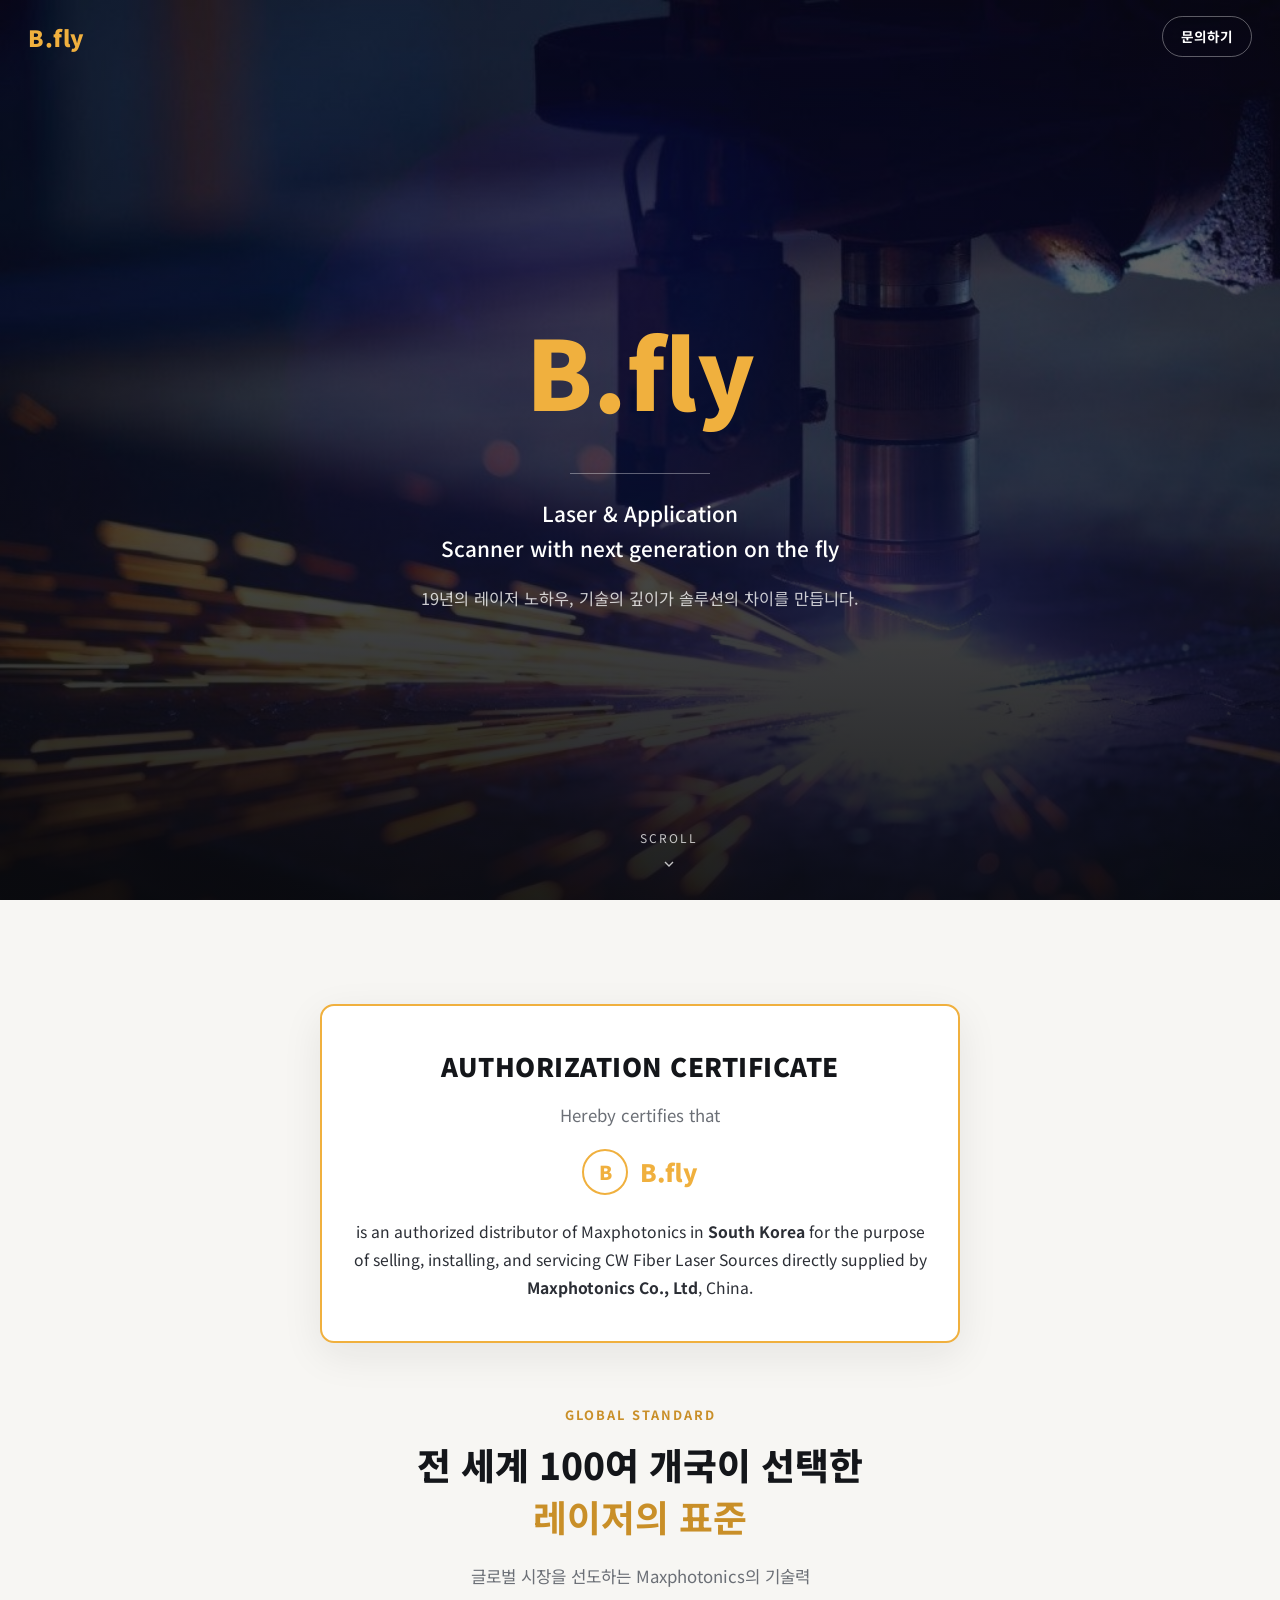
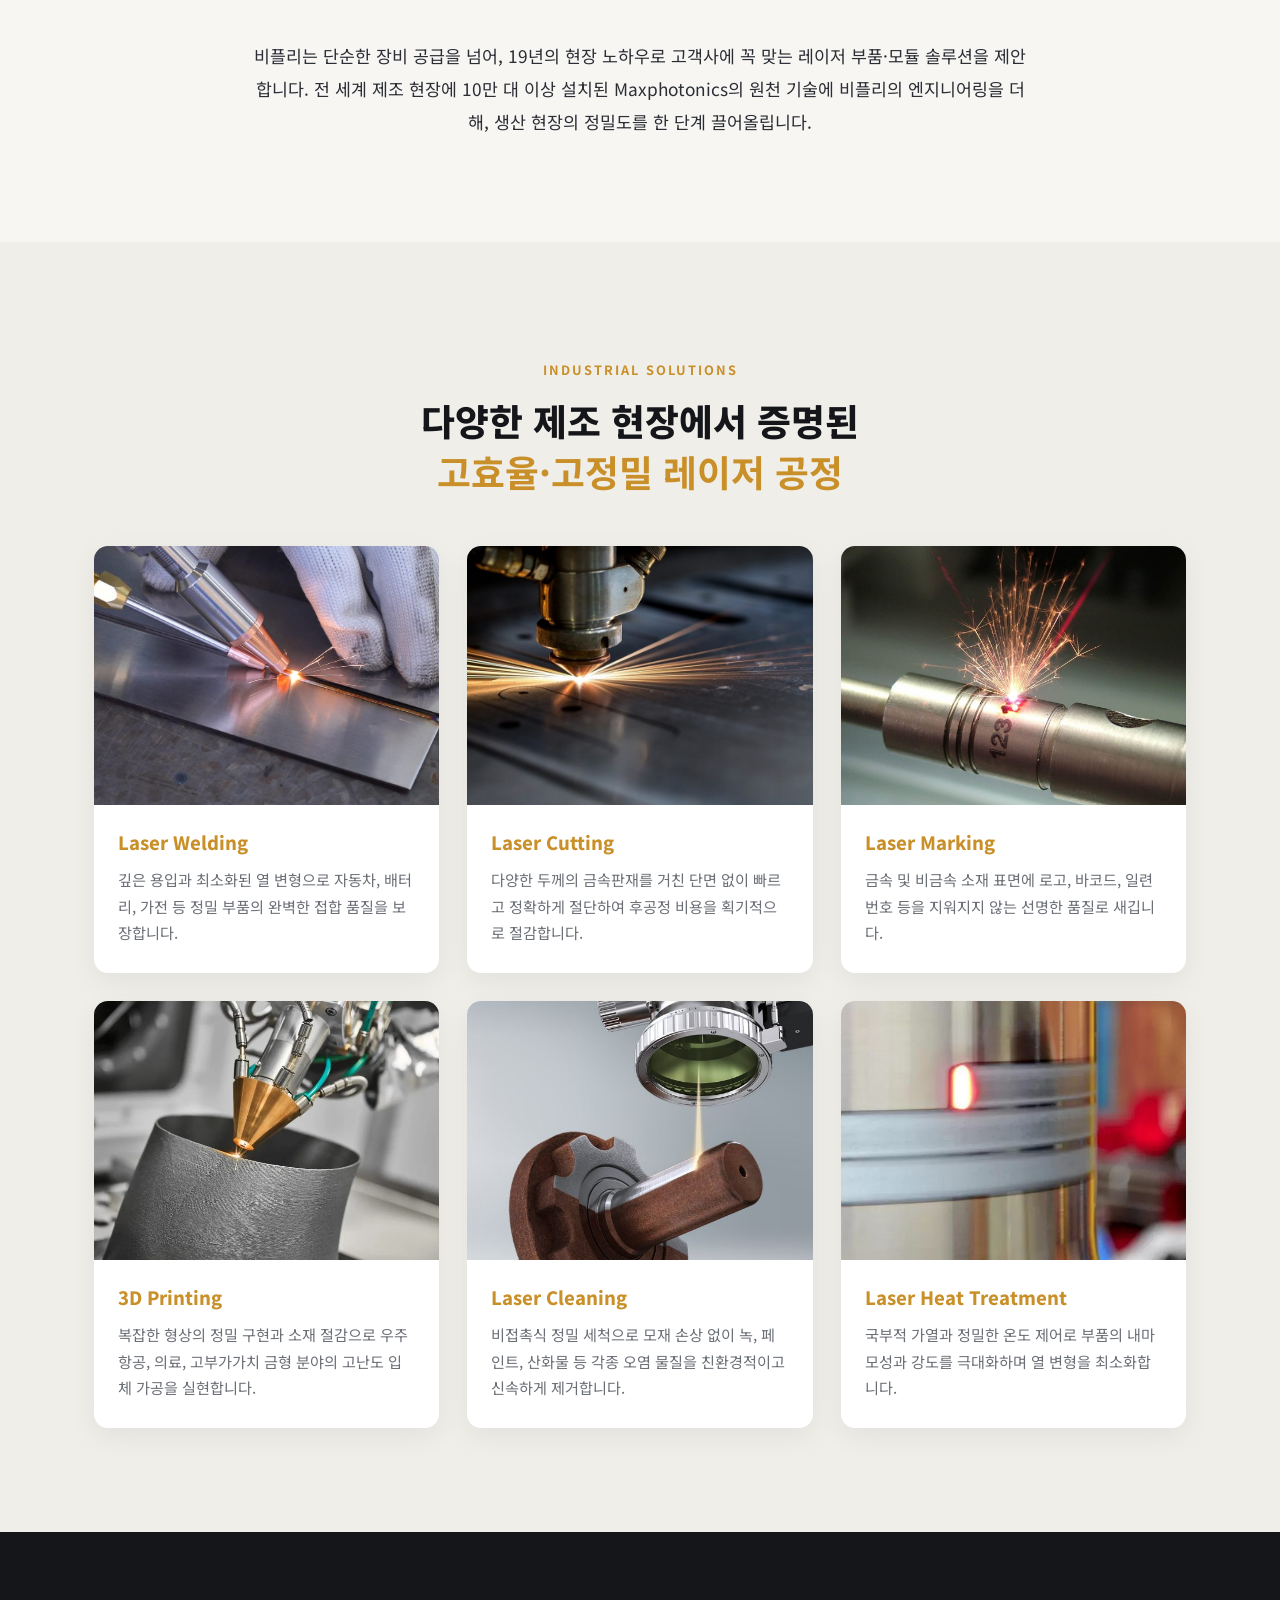
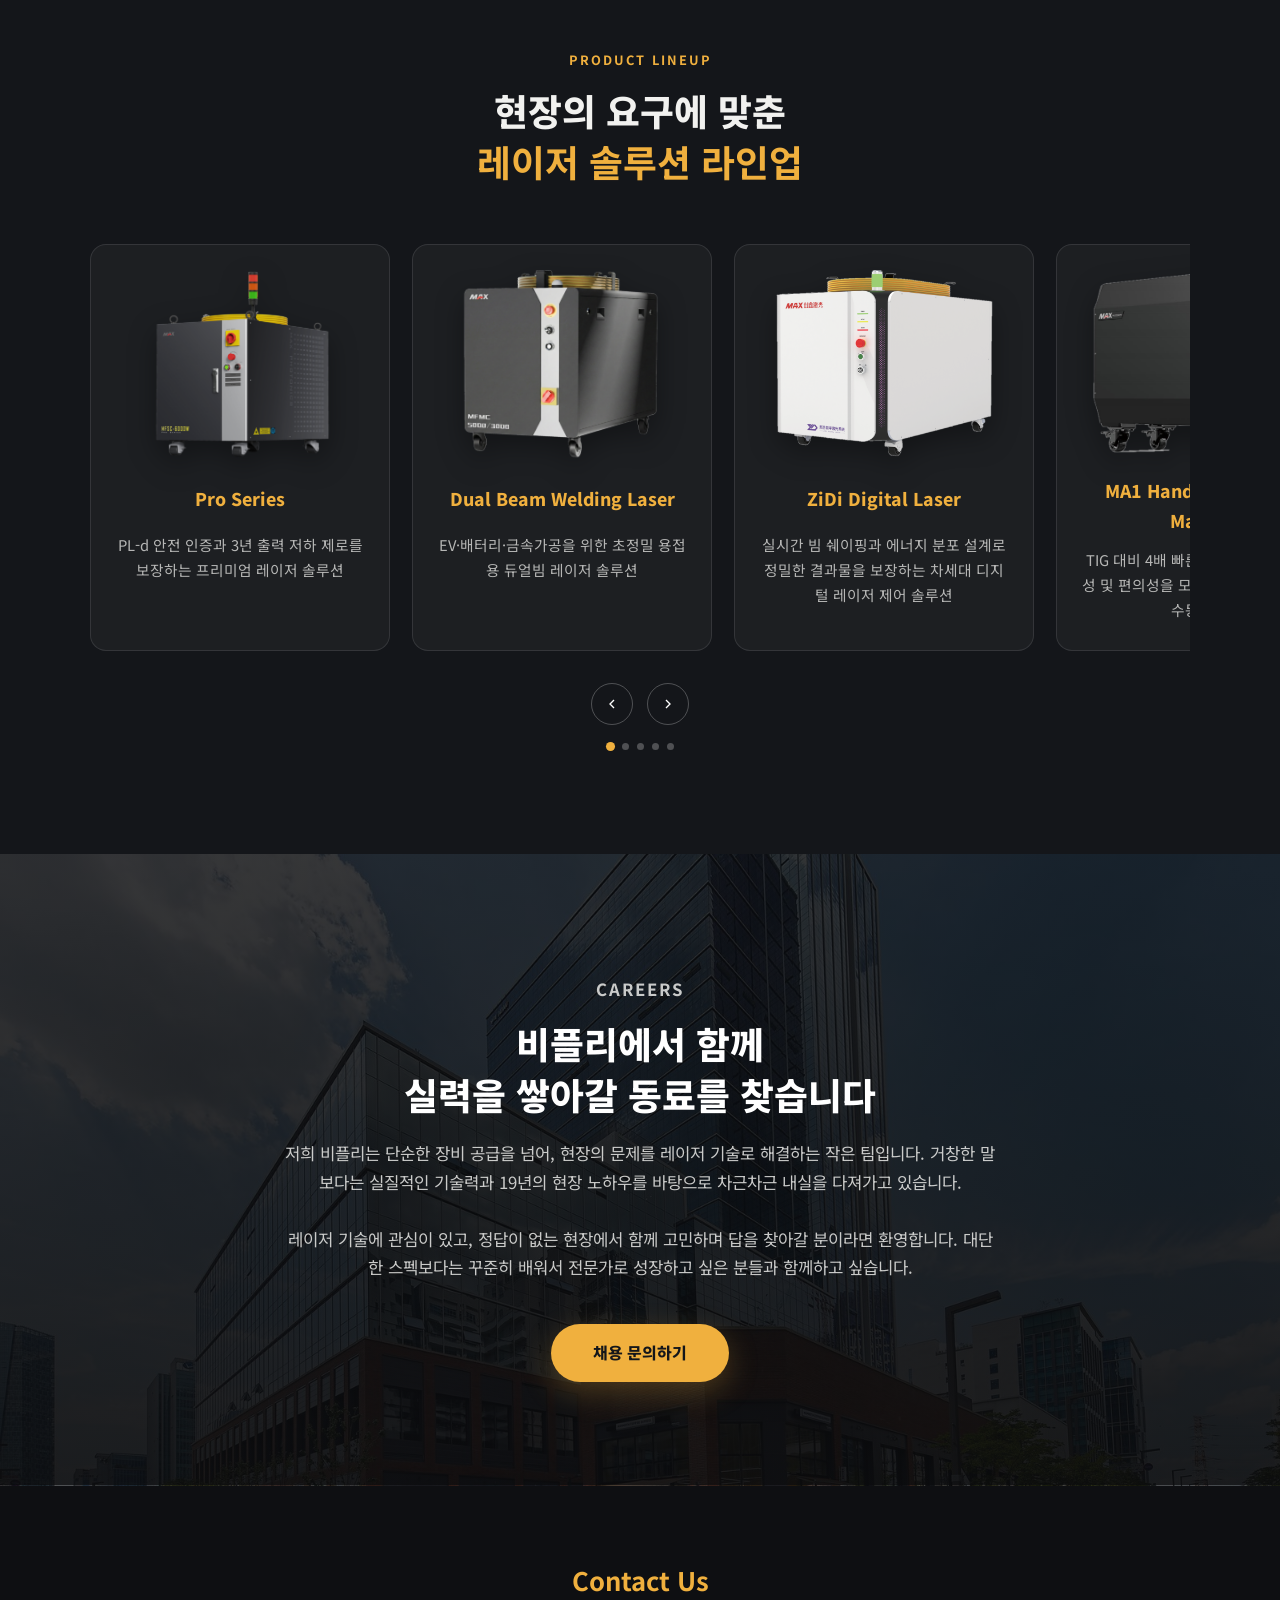
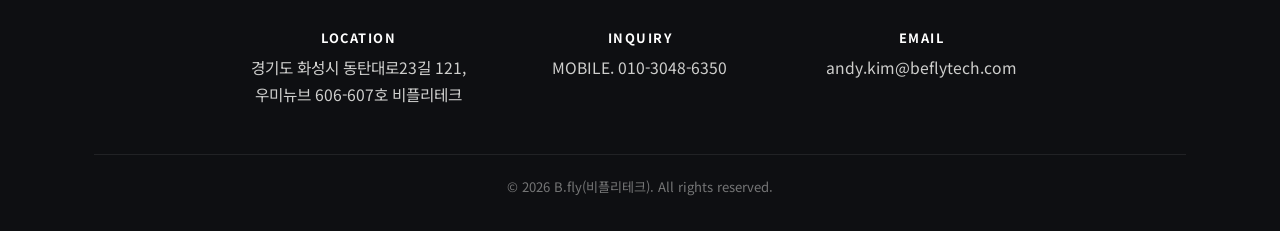
<file: index.html>
<!DOCTYPE html>
<html lang="ko">
<head>
<meta charset="UTF-8" />
<meta name="viewport" content="width=device-width, initial-scale=1" />
<title>B.fly | 비플리 - 레이저 솔루션</title>
<meta name="description" content="19년의 레이저 노하우, 기술의 깊이가 솔루션의 차이를 만듭니다. Maxphotonics 공식 파트너 비플리." />

<meta property="og:url" content="https://beflytech.com" />
<meta property="og:type" content="website" />
<meta property="og:title" content="B.fly - 레이저 솔루션" />
<meta property="og:description" content="19년의 레이저 노하우, 기술의 깊이가 솔루션의 차이를 만듭니다." />
<meta property="og:image" content="https://beflytech.com/images/hero-bg.jpg" />

<link rel="icon" href="data:image/svg+xml,%3Csvg xmlns='http://www.w3.org/2000/svg' viewBox='0 0 64 64'%3E%3Crect width='64' height='64' rx='14' fill='%2314161a'/%3E%3Ctext x='32' y='44' font-family='Arial, sans-serif' font-weight='900' font-size='34' fill='%23f0b03e' text-anchor='middle'%3EB%3C/text%3E%3C/svg%3E" />

<link rel="preconnect" href="https://fonts.googleapis.com" />
<link rel="preconnect" href="https://fonts.gstatic.com" crossorigin />
<link href="https://fonts.googleapis.com/css2?family=Noto+Sans+KR:wght@400;500;700;800;900&display=swap" rel="stylesheet" />

<link rel="stylesheet" href="assets/css/style.css" />
</head>
<body>

<!-- 상단 고정 내비 -->
<nav class="topnav" aria-label="주요">
  <a href="#top" class="brand">B.fly</a>
  <a href="mailto:andy.kim@beflytech.com?subject=제품 문의드립니다&body=안녕하세요, 비플리 제품/서비스 관련하여 문의드립니다." class="cta">문의하기</a>
</nav>

<!-- 히어로 -->
<header class="hero" id="top">
  <div class="hero__bg" aria-hidden="true"></div>
  <div class="hero__inner">
    <p class="hero__logo">B.fly</p>
    <div class="hero__rule"></div>
    <p class="hero__tagline">Laser &amp; Application<br />Scanner with next generation on the fly</p>
    <p class="hero__sub">19년의 레이저 노하우, 기술의 깊이가 솔루션의 차이를 만듭니다.</p>
  </div>
  <a href="#intro" class="hero__scroll">
    <span>Scroll</span>
    <svg width="16" height="16" viewBox="0 0 24 24" fill="none" stroke="currentColor" stroke-width="2"><path d="M6 9l6 6 6-6" /></svg>
  </a>
</header>

<!-- 소개 / 인증 -->
<section class="section certify" id="intro">
  <div class="container">
    <div class="cert-card reveal">
      <p class="cert-card__title">AUTHORIZATION CERTIFICATE</p>
      <p class="cert-card__sub">Hereby certifies that</p>
      <div class="cert-card__badge">
        <span class="cert-card__mark">B</span>
        <span class="cert-card__brand">B.fly</span>
      </div>
      <p class="cert-card__text">
        is an authorized distributor of Maxphotonics in <strong>South Korea</strong> for the purpose of selling, installing,
        and servicing CW Fiber Laser Sources directly supplied by <strong>Maxphotonics Co., Ltd</strong>, China.
      </p>
    </div>

    <div class="section__head reveal" style="--delay:.1s">
      <p class="eyebrow">Global Standard</p>
      <h2 class="section__title">전 세계 100여 개국이 선택한<br /><strong>레이저의 표준</strong></h2>
      <p class="section__desc">글로벌 시장을 선도하는 Maxphotonics의 기술력</p>
    </div>
    <p class="certify__body reveal" style="--delay:.2s">
      비플리는 단순한 장비 공급을 넘어, 19년의 현장 노하우로 고객사에 꼭 맞는 레이저 부품·모듈 솔루션을 제안합니다.
      전 세계 제조 현장에 10만 대 이상 설치된 Maxphotonics의 원천 기술에 비플리의 엔지니어링을 더해,
      생산 현장의 정밀도를 한 단계 끌어올립니다.
    </p>
  </div>
</section>

<!-- Industrial Solutions -->
<section class="section section--alt" id="solutions">
  <div class="container">
    <div class="section__head reveal">
      <p class="eyebrow">Industrial Solutions</p>
      <h2 class="section__title">다양한 제조 현장에서 증명된<br /><strong>고효율·고정밀 레이저 공정</strong></h2>
    </div>

    <div class="grid6">
      <article class="card reveal" style="--delay:.05s">
        <div class="card__media"><img src="images/service-welding.jpg" alt="레이저 용접" loading="lazy" /></div>
        <div class="card__body">
          <h3 class="card__title">Laser Welding</h3>
          <p class="card__text">깊은 용입과 최소화된 열 변형으로 자동차, 배터리, 가전 등 정밀 부품의 완벽한 접합 품질을 보장합니다.</p>
        </div>
      </article>

      <article class="card reveal" style="--delay:.1s">
        <div class="card__media"><img src="images/service-cutting.jpg" alt="레이저 절단" loading="lazy" /></div>
        <div class="card__body">
          <h3 class="card__title">Laser Cutting</h3>
          <p class="card__text">다양한 두께의 금속판재를 거친 단면 없이 빠르고 정확하게 절단하여 후공정 비용을 획기적으로 절감합니다.</p>
        </div>
      </article>

      <article class="card reveal" style="--delay:.15s">
        <div class="card__media"><img src="images/service-marking.jpg" alt="레이저 마킹" loading="lazy" /></div>
        <div class="card__body">
          <h3 class="card__title">Laser Marking</h3>
          <p class="card__text">금속 및 비금속 소재 표면에 로고, 바코드, 일련번호 등을 지워지지 않는 선명한 품질로 새깁니다.</p>
        </div>
      </article>

      <article class="card reveal" style="--delay:.05s">
        <div class="card__media"><img src="images/service-3dprinting.jpg" alt="레이저 3D 프린팅" loading="lazy" /></div>
        <div class="card__body">
          <h3 class="card__title">3D Printing</h3>
          <p class="card__text">복잡한 형상의 정밀 구현과 소재 절감으로 우주항공, 의료, 고부가가치 금형 분야의 고난도 입체 가공을 실현합니다.</p>
        </div>
      </article>

      <article class="card reveal" style="--delay:.1s">
        <div class="card__media"><img src="images/service-cleaning.jpg" alt="레이저 클리닝" loading="lazy" /></div>
        <div class="card__body">
          <h3 class="card__title">Laser Cleaning</h3>
          <p class="card__text">비접촉식 정밀 세척으로 모재 손상 없이 녹, 페인트, 산화물 등 각종 오염 물질을 친환경적이고 신속하게 제거합니다.</p>
        </div>
      </article>

      <article class="card reveal" style="--delay:.15s">
        <div class="card__media"><img src="images/service-heattreatment.jpg" alt="레이저 열처리" loading="lazy" /></div>
        <div class="card__body">
          <h3 class="card__title">Laser Heat Treatment</h3>
          <p class="card__text">국부적 가열과 정밀한 온도 제어로 부품의 내마모성과 강도를 극대화하며 열 변형을 최소화합니다.</p>
        </div>
      </article>
    </div>
  </div>
</section>

<!-- 제품 캐러셀 -->
<section class="section section--dark" id="products">
  <div class="container">
    <div class="section__head reveal">
      <p class="eyebrow">Product Lineup</p>
      <h2 class="section__title">현장의 요구에 맞춘<br /><strong>레이저 솔루션 라인업</strong></h2>
    </div>

    <div class="carousel-wrap reveal" style="--delay:.1s">
      <div class="carousel" data-carousel>
        <article class="pcard">
          <div class="pcard__media"><img src="images/product-proseries.png" alt="Pro Series" loading="lazy" /></div>
          <h3 class="pcard__title">Pro Series</h3>
          <p class="pcard__text">PL-d 안전 인증과 3년 출력 저하 제로를 보장하는 프리미엄 레이저 솔루션</p>
        </article>
        <article class="pcard">
          <div class="pcard__media"><img src="images/product-dualbeam.png" alt="Dual Beam Welding Laser" loading="lazy" /></div>
          <h3 class="pcard__title">Dual Beam Welding Laser</h3>
          <p class="pcard__text">EV·배터리·금속가공을 위한 초정밀 용접용 듀얼빔 레이저 솔루션</p>
        </article>
        <article class="pcard">
          <div class="pcard__media"><img src="images/product-dizi.png" alt="ZiDi Digital Laser" loading="lazy" /></div>
          <h3 class="pcard__title">ZiDi Digital Laser</h3>
          <p class="pcard__text">실시간 빔 쉐이핑과 에너지 분포 설계로 정밀한 결과물을 보장하는 차세대 디지털 레이저 제어 솔루션</p>
        </article>
        <article class="pcard">
          <div class="pcard__media"><img src="images/product-handheld.png" alt="MA1 Series Handheld Laser Welding Machine" loading="lazy" /></div>
          <h3 class="pcard__title">MA1 Handheld Welding Machine</h3>
          <p class="pcard__text">TIG 대비 4배 빠른 속도와 휴대성, 안정성 및 편의성을 모두 갖춘 공랭식 파이버 수동용접기</p>
        </article>
        <article class="pcard">
          <div class="pcard__media"><img src="images/product-cuttinghead.png" alt="Working Heads" loading="lazy" /></div>
          <h3 class="pcard__title">Working Heads</h3>
          <p class="pcard__text">60kW 출력과 광범위한 초점 제어를 12.5kg 경량 설계로 구현한 최적의 실용 헤드</p>
        </article>
      </div>

      <div class="carousel-nav">
        <button type="button" data-carousel-prev aria-label="이전 제품">
          <svg width="16" height="16" viewBox="0 0 24 24" fill="none" stroke="currentColor" stroke-width="2"><path d="M15 18l-6-6 6-6" /></svg>
        </button>
        <button type="button" data-carousel-next aria-label="다음 제품">
          <svg width="16" height="16" viewBox="0 0 24 24" fill="none" stroke="currentColor" stroke-width="2"><path d="M9 18l6-6-6-6" /></svg>
        </button>
      </div>
      <div class="dots" data-carousel-dots></div>
    </div>
  </div>
</section>

<!-- 채용 -->
<section class="section hire" id="careers">
  <div class="hire__bg" aria-hidden="true"></div>
  <div class="container hire__inner">
    <div class="reveal">
      <p class="eyebrow">Careers</p>
      <h2 class="section__title">비플리에서 함께<br />실력을 쌓아갈 동료를 찾습니다</h2>
      <p>
        저희 비플리는 단순한 장비 공급을 넘어, 현장의 문제를 레이저 기술로 해결하는 작은 팀입니다.
        거창한 말보다는 실질적인 기술력과 19년의 현장 노하우를 바탕으로 차근차근 내실을 다져가고 있습니다.<br /><br />
        레이저 기술에 관심이 있고, 정답이 없는 현장에서 함께 고민하며 답을 찾아갈 분이라면 환영합니다.
        대단한 스펙보다는 꾸준히 배워서 전문가로 성장하고 싶은 분들과 함께하고 싶습니다.
      </p>
      <a class="btn" href="mailto:andy.kim@beflytech.com?subject=채용 문의드립니다&body=안녕하세요, 비플리 채용과 관련하여 문의드립니다.">채용 문의하기</a>
    </div>
  </div>
</section>

<!-- 푸터 / 컨택 -->
<footer class="footer" id="contact">
  <div class="container">
    <h3>Contact Us</h3>
    <div class="footer__grid">
      <div>
        <strong>LOCATION</strong>
        경기도 화성시 동탄대로23길 121,<br />우미뉴브 606-607호 비플리테크
      </div>
      <div>
        <strong>INQUIRY</strong>
        <a href="tel:01030486350">MOBILE. 010-3048-6350</a>
      </div>
      <div>
        <strong>EMAIL</strong>
        <a href="mailto:andy.kim@beflytech.com">andy.kim@beflytech.com</a>
      </div>
    </div>
    <div class="footer__bottom">&copy; <span id="year"></span> B.fly(비플리테크). All rights reserved.</div>
  </div>
</footer>

<script src="assets/js/main.js"></script>
<script>document.getElementById('year').textContent = new Date().getFullYear();</script>
</body>
</html>
</file>
<file: assets/css/style.css>
/* =========================================================
   B.fly (비플리) 원페이지 — 커스텀 스타일시트
   폰트: Noto Sans KR (Google Fonts)
   ========================================================= */

:root {
  --gold: #f0b03e;
  --gold-dark: #c98f28;
  --ink: #14161a;
  --ink-soft: #2b2e35;
  --paper: #f7f6f3;
  --paper-dim: #efeee9;
  --muted: #6b6f76;
  --line: rgba(20, 22, 26, 0.08);
  --max: 1140px;
  --ease: cubic-bezier(0.22, 1, 0.36, 1);
}

* { box-sizing: border-box; }

html {
  scroll-behavior: smooth;
  /* 구역 단위로 스크롤이 부드럽게 안착하도록 함(mandatory가 아닌 proximity라서
     길이가 긴 섹션 중간에서 억지로 튕기지 않고, 섹션 경계 근처에서만 자연스럽게 붙음) */
  scroll-snap-type: y proximity;
}

.hero,
.section,
.footer {
  scroll-snap-align: start;
  scroll-margin-top: 64px;
}

body {
  margin: 0;
  font-family: "Noto Sans KR", -apple-system, BlinkMacSystemFont, "Malgun Gothic", sans-serif;
  color: var(--ink);
  background: var(--paper);
  line-height: 1.7;
  -webkit-font-smoothing: antialiased;
}

img { max-width: 100%; display: block; }
a { color: inherit; }

.container {
  max-width: var(--max);
  margin: 0 auto;
  padding: 0 24px;
}

/* ---------- 상단 고정 내비 ---------- */
.topnav {
  position: fixed;
  top: 0; left: 0; right: 0;
  z-index: 100;
  display: flex;
  align-items: center;
  justify-content: space-between;
  padding: 16px 28px;
  background: rgba(20, 22, 26, 0);
  backdrop-filter: blur(0px);
  transition: background .4s var(--ease), backdrop-filter .4s var(--ease), padding .3s var(--ease);
}
.topnav.is-scrolled {
  background: rgba(20, 22, 26, 0.88);
  backdrop-filter: blur(8px);
  padding: 12px 28px;
  box-shadow: 0 1px 0 rgba(255,255,255,0.06);
}
.topnav .brand {
  font-weight: 900;
  font-size: 1.4em;
  color: var(--gold);
  text-decoration: none;
  letter-spacing: 0.5px;
}
.topnav .cta {
  border: 1px solid rgba(255,255,255,0.35);
  color: #fff;
  text-decoration: none;
  font-size: 0.85em;
  font-weight: 700;
  padding: 8px 18px;
  border-radius: 999px;
  transition: background .25s, border-color .25s, color .25s;
}
.topnav .cta:hover {
  background: var(--gold);
  border-color: var(--gold);
  color: var(--ink);
}

/* ---------- 히어로 ---------- */
.hero {
  position: relative;
  min-height: 100svh;
  display: flex;
  align-items: center;
  justify-content: center;
  text-align: center;
  overflow: hidden;
  background: var(--ink);
}
.hero__bg {
  position: absolute;
  inset: 0;
  background-image: linear-gradient(180deg, rgba(10,11,13,0.55) 0%, rgba(10,11,13,0.72) 55%, rgba(10,11,13,0.92) 100%), url("../../images/hero-bg.jpg");
  background-size: cover;
  background-position: center 60%;
  transform: scale(1.08);
  animation: heroZoom 16s ease-out forwards;
}
@keyframes heroZoom {
  from { transform: scale(1.14); }
  to   { transform: scale(1.0); }
}
.hero__inner {
  position: relative;
  z-index: 2;
  padding: 0 20px;
  color: #fff;
}
.hero__logo {
  font-size: clamp(3.2em, 10vw, 6em);
  font-weight: 900;
  color: var(--gold);
  margin: 0;
  opacity: 0;
  transform: translateY(24px);
  animation: riseIn .9s var(--ease) .15s forwards;
}
.hero__rule {
  width: 140px;
  height: 1px;
  background: rgba(255,255,255,0.35);
  margin: 22px auto;
  opacity: 0;
  animation: riseIn .9s var(--ease) .4s forwards;
}
.hero__tagline {
  font-size: clamp(1em, 2.4vw, 1.3em);
  font-weight: 500;
  margin: 0 0 6px;
  opacity: 0;
  animation: riseIn .9s var(--ease) .55s forwards;
}
.hero__sub {
  max-width: 640px;
  margin: 18px auto 0;
  color: rgba(255,255,255,0.78);
  font-size: 1.02em;
  opacity: 0;
  animation: riseIn .9s var(--ease) .7s forwards;
}
@keyframes riseIn {
  to { opacity: 1; transform: translateY(0); }
}
.hero__scroll {
  position: absolute;
  bottom: 28px;
  left: 50%;
  transform: translateX(-50%);
  z-index: 2;
  color: rgba(255,255,255,0.75);
  text-decoration: none;
  font-size: 0.75em;
  letter-spacing: 2px;
  text-transform: uppercase;
  display: flex;
  flex-direction: column;
  align-items: center;
  gap: 8px;
  opacity: 0;
  animation: riseIn .9s var(--ease) .95s forwards;
}
.hero__scroll svg { animation: bob 1.8s ease-in-out infinite; }
@keyframes bob {
  0%, 100% { transform: translateY(0); }
  50% { transform: translateY(6px); }
}

/* ---------- 공통 섹션 ---------- */
.section {
  padding: 6.5em 0;
}
.section--tight { padding: 5em 0; }
.section--dark {
  background: var(--ink);
  color: #f1f1ef;
}
.section--alt { background: var(--paper-dim); }

.eyebrow {
  display: inline-block;
  font-size: 0.8em;
  font-weight: 700;
  letter-spacing: 2px;
  text-transform: uppercase;
  color: var(--gold-dark);
  margin-bottom: 14px;
}
.section--dark .eyebrow { color: var(--gold); }

.section__head {
  text-align: center;
  max-width: 720px;
  margin: 0 auto 3em;
}
.section__title {
  font-size: clamp(1.6em, 3.4vw, 2.3em);
  font-weight: 800;
  line-height: 1.4;
  margin: 0 0 0.5em;
}
.section__title strong { color: var(--gold-dark); }
.section--dark .section__title strong { color: var(--gold); }
.section__desc {
  color: var(--muted);
  font-size: 1.05em;
  line-height: 1.85;
}
.section--dark .section__desc { color: rgba(241,241,239,0.75); }

/* ---------- 스크롤 리빌 ---------- */
.reveal {
  opacity: 0;
  transform: translateY(32px);
  transition: opacity .7s var(--ease), transform .7s var(--ease);
  transition-delay: var(--delay, 0s);
}
.reveal.is-visible {
  opacity: 1;
  transform: translateY(0);
}

/* ---------- 인증 섹션 ---------- */
.certify {
  text-align: center;
}

/* 인증서를 이미지 대신 실제 텍스트/도형으로 그려서 어떤 화면 크기에서도 흐려지거나 잘리지 않도록 함 */
.cert-card {
  width: 100%;
  max-width: 640px;
  margin: 0 auto 3em;
  padding: 2.4em 1.8em;
  background: #fff;
  border: 2px solid var(--gold);
  border-radius: 14px;
  box-shadow: 0 12px 40px rgba(20,22,26,0.08);
  box-sizing: border-box;
}
.cert-card__title {
  margin: 0 0 0.5em;
  font-size: clamp(1.1em, 4vw, 1.6em);
  font-weight: 900;
  letter-spacing: 0.5px;
  color: var(--ink);
}
.cert-card__sub {
  margin: 0 0 1.2em;
  color: var(--muted);
  font-size: 1.05em;
}
.cert-card__badge {
  display: flex;
  align-items: center;
  justify-content: center;
  gap: 12px;
  margin-bottom: 1.4em;
}
.cert-card__mark {
  width: 46px; height: 46px;
  border: 2px solid var(--gold);
  border-radius: 50%;
  display: flex;
  align-items: center;
  justify-content: center;
  color: var(--gold);
  font-weight: 900;
  font-size: 1.2em;
}
.cert-card__brand {
  font-weight: 900;
  font-size: 1.5em;
  color: var(--gold);
}
.cert-card__text {
  margin: 0;
  color: var(--ink-soft);
  font-size: 0.98em;
  line-height: 1.8;
}

.certify__body {
  max-width: 780px;
  margin: 0 auto;
  color: var(--ink-soft);
  font-size: 1.08em;
  line-height: 1.9;
}

/* ---------- 서비스 카드 그리드 ---------- */
.grid6 {
  display: grid;
  grid-template-columns: repeat(3, 1fr);
  gap: 28px;
}
@media (max-width: 900px) {
  .grid6 { grid-template-columns: repeat(2, 1fr); }
}
@media (max-width: 560px) {
  .grid6 { grid-template-columns: 1fr; }
}
.card {
  background: #fff;
  border-radius: 14px;
  overflow: hidden;
  box-shadow: 0 8px 28px rgba(20,22,26,0.06);
  transition: transform .35s var(--ease), box-shadow .35s var(--ease);
}
.card:hover {
  transform: translateY(-6px);
  box-shadow: 0 18px 40px rgba(20,22,26,0.12);
}
.card__media {
  aspect-ratio: 4 / 3;
  overflow: hidden;
}
.card__media img {
  width: 100%; height: 100%;
  object-fit: cover;
  transition: transform .6s var(--ease);
}
.card:hover .card__media img { transform: scale(1.06); }
.card__body { padding: 1.4em 1.5em 1.7em; }
.card__title {
  margin: 0 0 0.4em;
  font-size: 1.15em;
  font-weight: 800;
  color: var(--gold-dark);
}
.card__text {
  margin: 0;
  color: var(--muted);
  font-size: 0.95em;
  line-height: 1.75;
}

/* ---------- 제품 캐러셀 ---------- */
.carousel-wrap {
  position: relative;
}
.carousel {
  display: flex;
  gap: 22px;
  overflow-x: auto;
  scroll-snap-type: x mandatory;
  padding: 8px 4px 28px;
  margin: 0 -4px;
  -webkit-overflow-scrolling: touch;
  scrollbar-width: thin;
  scrollbar-color: var(--gold) transparent;
}
.carousel::-webkit-scrollbar { height: 6px; }
.carousel::-webkit-scrollbar-thumb { background: rgba(240,176,62,0.55); border-radius: 6px; }

.pcard {
  scroll-snap-align: start;
  flex: 0 0 auto;
  width: min(78vw, 300px);
  background: rgba(255,255,255,0.04);
  border: 1px solid rgba(255,255,255,0.1);
  border-radius: 16px;
  padding: 1.6em 1.5em 1.8em;
  text-align: center;
}
.pcard__media {
  position: relative;
  height: 190px;
  display: flex;
  align-items: center;
  justify-content: center;
  margin-bottom: 1em;
}
/* 제품 사진 배경을 전부 투명 컷아웃으로 맞추고, 그 뒤에 은은한 스포트라이트를
   깔아 카드마다 톤이 들쭉날쭉해 보이지 않고 하나의 제품 스튜디오처럼 보이게 함 */
.pcard__media::before {
  content: "";
  position: absolute;
  width: 84%;
  height: 76%;
  border-radius: 50%;
  background: radial-gradient(closest-side, rgba(240,176,62,0.16), rgba(240,176,62,0) 70%);
}
.pcard__media img {
  position: relative;
  max-height: 100%;
  max-width: 100%;
  object-fit: contain;
  filter: drop-shadow(0 10px 14px rgba(0,0,0,0.35));
}
.pcard__title {
  min-height: 2.6em;
  display: flex;
  align-items: center;
  justify-content: center;
  font-size: 1.1em;
  font-weight: 800;
  color: var(--gold);
  margin: 0 0 0.6em;
}
.pcard__text {
  margin: 0;
  font-size: 0.92em;
  color: rgba(241,241,239,0.72);
  line-height: 1.7;
}

.carousel-nav {
  display: flex;
  justify-content: center;
  gap: 14px;
  margin-top: 4px;
}
.carousel-nav button {
  width: 42px; height: 42px;
  border-radius: 50%;
  border: 1px solid rgba(255,255,255,0.25);
  background: transparent;
  color: #fff;
  cursor: pointer;
  display: flex;
  align-items: center;
  justify-content: center;
  transition: background .25s, border-color .25s, transform .2s;
}
.carousel-nav button:hover { background: var(--gold); border-color: var(--gold); color: var(--ink); transform: translateY(-2px); }
.carousel-nav button:active { transform: translateY(0); }

.dots {
  display: flex;
  justify-content: center;
  gap: 8px;
  margin-top: 18px;
}
.dots span {
  width: 7px; height: 7px;
  border-radius: 50%;
  background: rgba(255,255,255,0.25);
  transition: background .25s, transform .25s;
}
.dots span.is-active { background: var(--gold); transform: scale(1.3); }

/* ---------- 채용/CTA 섹션 ---------- */
.hire {
  position: relative;
  background: var(--ink);
  color: #fff;
  text-align: center;
  overflow: hidden;
}
.hire__bg {
  position: absolute; inset: 0;
  background-image: linear-gradient(180deg, rgba(10,11,13,0.82), rgba(10,11,13,0.92)), url("../../images/company-building.jpg");
  background-size: cover;
  background-position: center;
  z-index: 0;
}
.hire__inner {
  position: relative;
  z-index: 1;
  max-width: 760px;
  margin: 0 auto;
}
.hire p {
  color: rgba(241,241,239,0.82);
  font-size: 1.05em;
}
.btn {
  display: inline-block;
  margin-top: 1.6em;
  padding: 0.95em 2.6em;
  background: var(--gold);
  color: var(--ink);
  font-weight: 800;
  text-decoration: none;
  border-radius: 999px;
  transition: transform .25s var(--ease), box-shadow .25s var(--ease);
  box-shadow: 0 10px 30px rgba(240,176,62,0.25);
}
.btn:hover { transform: translateY(-3px); box-shadow: 0 16px 36px rgba(240,176,62,0.35); }

/* ---------- 푸터 ---------- */
.footer {
  background: #0e0f12;
  color: rgba(241,241,239,0.85);
  padding: 4.5em 0 2em;
  text-align: center;
}
.footer h3 {
  color: var(--gold);
  font-size: 1.6em;
  margin: 0 0 1em;
}
.footer__grid {
  display: grid;
  grid-template-columns: repeat(3, 1fr);
  gap: 24px;
  max-width: 820px;
  margin: 0 auto;
  font-size: 0.98em;
}
@media (max-width: 700px) {
  .footer__grid { grid-template-columns: 1fr; gap: 22px; }
}
.footer__grid strong {
  display: block;
  color: #fff;
  font-size: 0.82em;
  letter-spacing: 1.5px;
  margin-bottom: 0.5em;
}
.footer__grid a { text-decoration: none; }
.footer__grid a:hover { color: var(--gold); }
.footer__bottom {
  margin-top: 3.5em;
  padding-top: 1.6em;
  border-top: 1px solid rgba(255,255,255,0.08);
  font-size: 0.82em;
  color: rgba(241,241,239,0.45);
}

/* ---------- 반응형 세부 조정 ---------- */
@media (max-width: 640px) {
  .section { padding: 4.5em 0; }
  .section__head { text-align: left; margin-bottom: 2.2em; }
  .certify__body { text-align: left; }
  .topnav { padding: 14px 18px; }
}

@media (prefers-reduced-motion: reduce) {
  .reveal, .hero__logo, .hero__rule, .hero__tagline, .hero__sub, .hero__scroll, .hero__bg {
    animation: none !important;
    transition: none !important;
    opacity: 1 !important;
    transform: none !important;
  }
}
</file>
